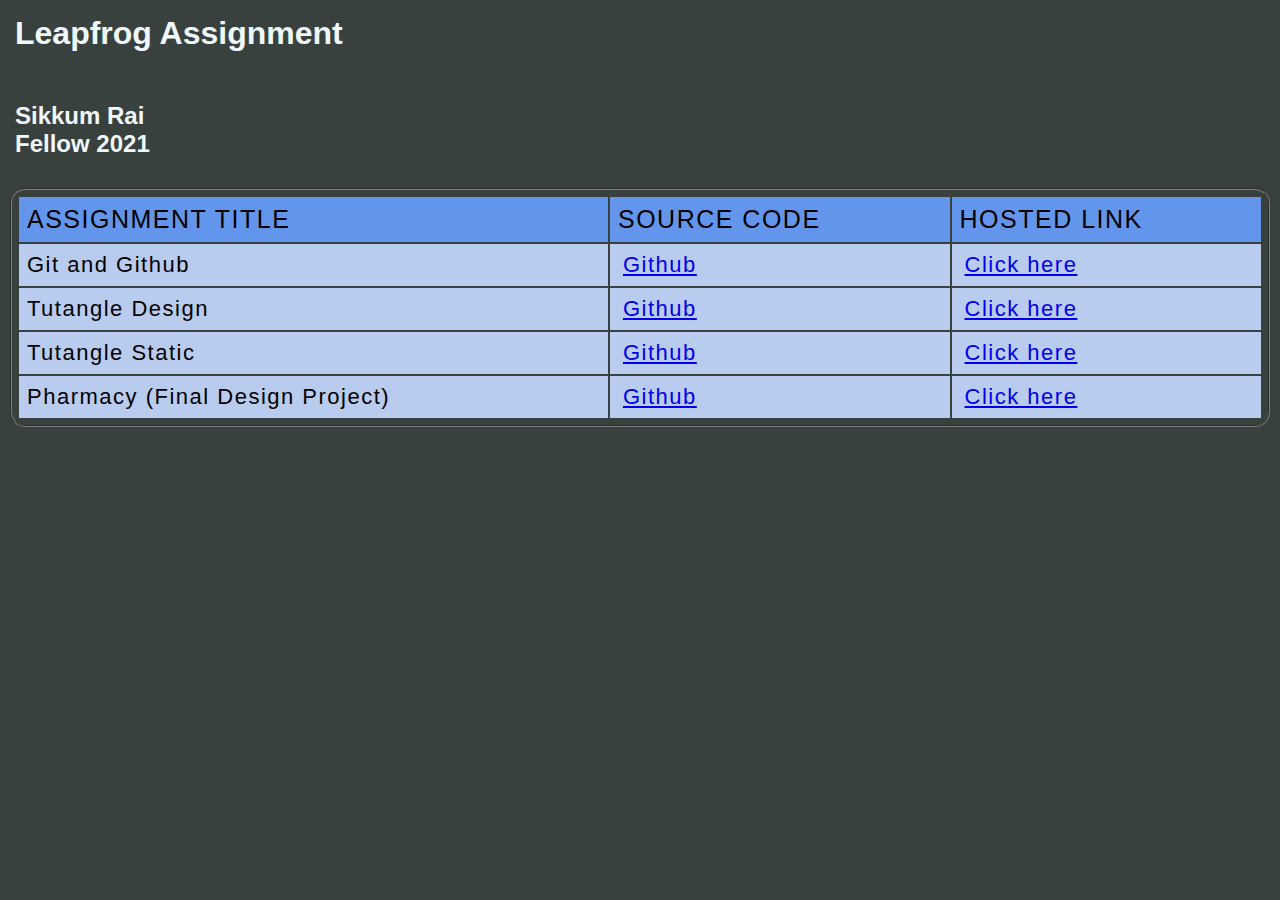
<file: index.html>
<!DOCTYPE html>
<html lang="en">
<head>
    <meta charset="UTF-8">
    <meta http-equiv="X-UA-Compatible" content="IE=edge">
    <meta name="viewport" content="width=device-width, initial-scale=1.0">
    <link rel="stylesheet" href="table.css">
    <title>Assignment Table</title>
</head>
<body>
    <h1> Leapfrog Assignment</h1>
    <h2>
        Sikkum Rai<br>
        Fellow 2021
    </h2>

    <table class="tableStyle">
        <thead>
            <tr>
                <td>ASSIGNMENT TITLE </td>
                <td>SOURCE CODE </td>
                <td>HOSTED LINK</td>
            
            </tr>
            
        </thead>
        <tbody>
            <tr>
                <td> Git and Github</td>
                <td><a href="https://github.com/sikkumrai/Git-assignment-Leapfrog" target="_blank"> Github</a></td>
                <td><a href="https://sikkumrai.github.io/Git-assignment-Leapfrog/"target="_blank"> Click here</a></td>
            </tr>
        </tbody>
        <tbody>
            <tr>
                <td> Tutangle Design</td>
                <td><a href="https://github.com/sikkumrai/sikkumrai.leapfrog.assignment/tree/main/lofiDesign" target="_blank"> Github</a></td>
                <td><a href="https://github.com/sikkumrai/sikkumrai.leapfrog.assignment/blob/main/lofiDesign/Lofi%20Tutangle.png"target="_blank"> Click here</a></td>
            </tr>
        </tbody>
        <tbody>
            <tr>
                <td> Tutangle Static</td>
                <td><a href="https://github.com/sikkumrai/sikkumrai.leapfrog.assignment/tree/main/staticTutangle" target="_blank"> Github</a></td>
                <td><a href="https://sikkumrai.github.io/sikkumrai.leapfrog.assignment/staticTutangle/"target="_blank"> Click here</a></td>
            </tr>
        </tbody>
        <tbody>
            <tr>
                <td> Pharmacy (Final Design Project)</td>
                <td><a href="https://github.com/shreya-codes/PharmacyLandingPage.git" target="_blank"> Github</a></td>
                <td><a href="https://shreya-codes.github.io/PharmacyLandingPage/"target="_blank"> Click here</a></td>
            </tr>
        </tbody>
    </table>
    
</body>
</html>
</file>
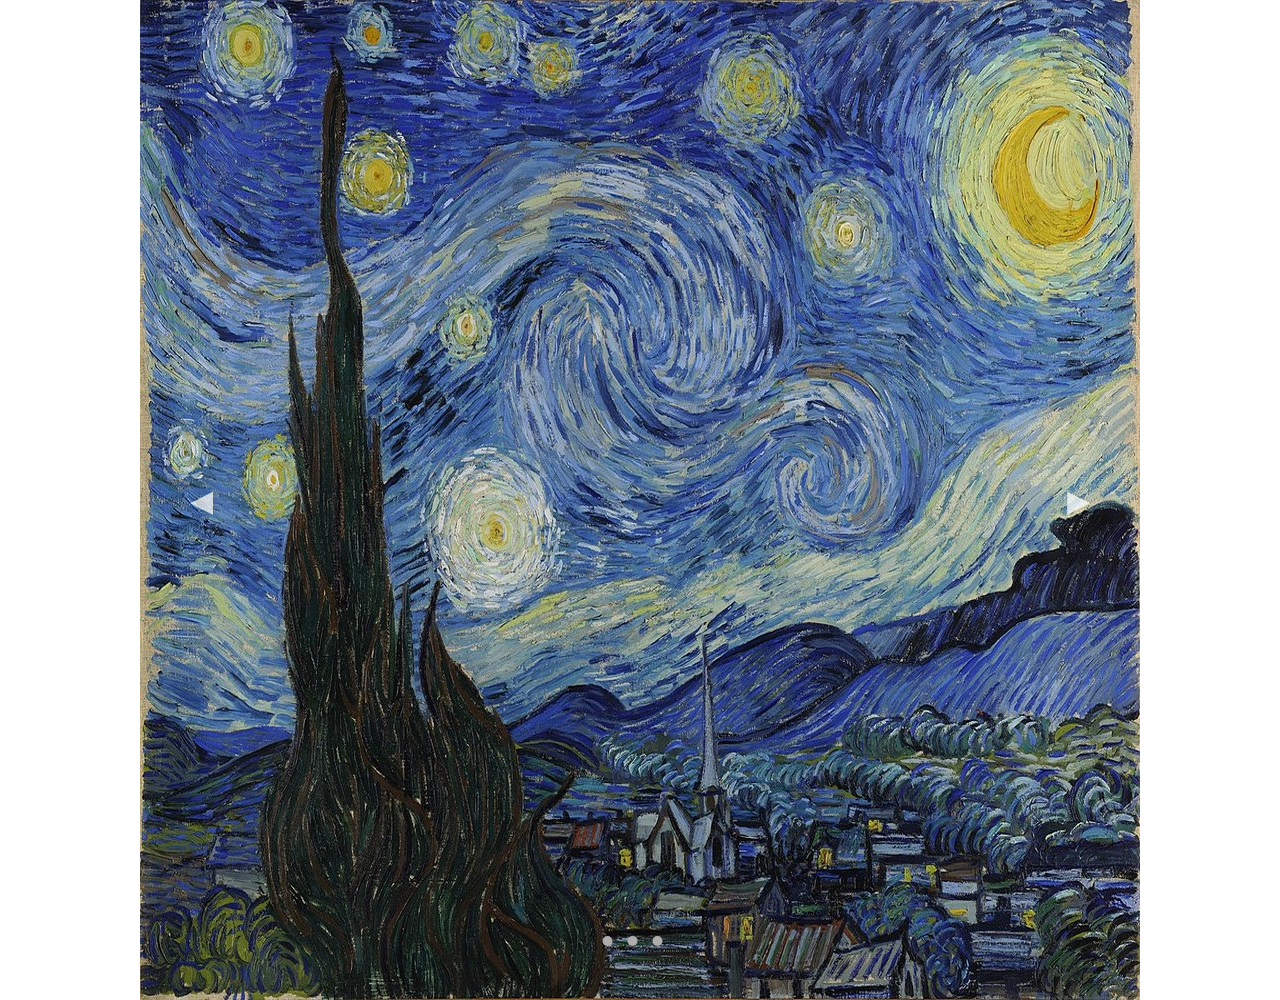
<file: carousel/index.html>
<!DOCTYPE html>
<html>
  <head>
    <meta charset="8-UTF" />
    <meta name="viewport" content="width=device-width, initial-scale=1.0" />
    <link rel="stylesheet" href="index.css">
  </head>
  <body>
    <div class="carousel-container" id="container1">
      <div class="carousel-wrapper">
        <img src="img/1.jpg" alt="" />
        <img src="img/2.jpg" alt="" />
        <img src="img/4.jpg" alt="" />
        
      </div>
    </div>
    <script src="./index.js"></script>
  </body>
</html>
</file>
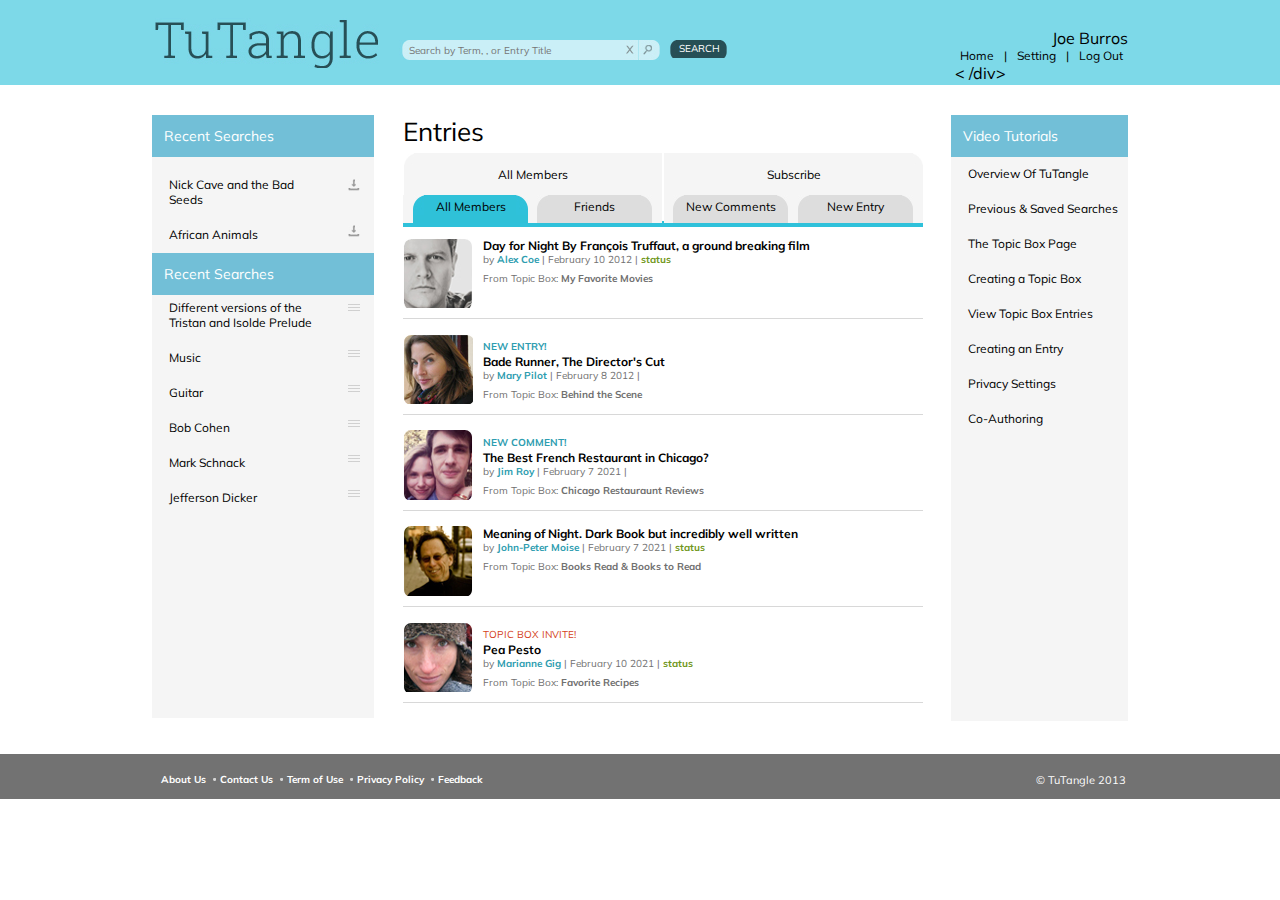
<file: staticTutangle/index.html>
<!DOCTYPE html>
<html lang="en">
<head>
    <meta charset="UTF-8">
    <meta http-equiv="X-UA-Compatible" content="IE=edge">
    <meta name="viewport" content="width=device-width, initial-scale=1.0">
    <title>TUtangle Sikkum</title>
    <link rel='stylesheet' href="css/layout.css">
    <link rel='stylesheet' href='css/reset.css'>
    <link rel='stylesheet' href="css/style.css">
    <link href='https://fonts.googleapis.com/css?family=Mulish' rel='stylesheet'>
</head>
<body>
    <div class="header">
        <div class='header_top'>
            <div class='header_top_start'>
                <div class='logo'>
                </div>
                <div class='search clearfix'>                
                    <div class='search_enter_left'>                        
                        <a><input type='text' placeholder="Search by Term, , or Entry Title">                            
                            <span class='search_enter_features'>
                                <img src="./img/SearchX.png"><img src="./img/rightSearch.png">                                    
                            </span> 
                        </a>                                            
                    </div>
                    
                    <div class='search_button'>
                        <div class='search_button_left'> 
                            <div class='search_button_right'>
                                <a><button > SEARCH</button>
                            </div>                           
                       </div>                        
                    </div>

                </div>

                <div class = "user">
                    <div class = "user_name"><p>Joe burros</p></div>
                    <div class = "user_features">  <ul>
                        <li><p title="Home" href="#">Home</p></li>
                        <li>|</li>
                        <li><p title="Setting" href="#">Setting</p></li>
                        <li>|</li>
                        <li><p title="Logout" href="#">Log Out</p></li>
                    </ul><
                      /div>                     
                </div>
            </div>         
        
            
        </div>
        <div class = "header_nav">          
            <div class = "header_nav_start">
                <div class = "header_nav_features">
                    <ul>
                    <li class ="new_entry"><p title="" href="">Create New Entry</p></li>
                    <li class ="topic"><p title="" href="">My Topic Boxes</p></li> 
                    <li class ="friends"><p title="" href="">Friends</p></li>
                    <li class ="invite"><p title="" href="">Invite New Member</p></li> 
                    </ul>
                </div>

                <div class="header_nav_notif" >
                    <ul>
                      <li class="topic_box"><p title="" href="">Topic Boxes Invite- <span>2 </span> </p></li>
                      <li class="friend_req"><p title="" href="">Friend Request- <span>0</span></p></li>
                    </ul>
                </div>
                
            </div>  
        </div>    
          
    </div>
    <div class ="body">
        <div class = "body_start">
            <div class = "body_left_side">
                <div class = "activity_contents">
                    <div class ="recent_searches">
                        <p>Recent Searches</p>
                    </div>
                    <div class="download_contents">
                      <ul>
                        <li >
                          <a title="" href="#"><span>Nick Cave and the Bad Seeds</span>
                          <img src="./img/iconDownload.png" alt="download"></a>
                        </li>
                        <li>
                          <a title="" href="#"><span>African Animals</span>
                          <img src="./img/iconDownload.png" alt="download"></a>
                      </li>
                      </ul>

                    </div>
                    <div class ="recent_searches">
                      <p>Recent Searches</p>
                    </div>
                    <div class="history_contents" >
                    <ul>
                      <li>
                        <a title="" href="#"><span>Different versions of the Tristan and Isolde Prelude</span>
                        <img src="./img/dashMore.png" alt="download"></a>
                      </li>
                      <li>
                        <a title="" href="#"><span> Music</span>
                        <img src="./img/dashMore.png" alt="download"></a>
                      </li>
                      <li>
                        <a title="" href="#"><span> Guitar</span>
                        <img src="./img/dashMore.png" alt="download"></a>
                      </li>
                      <li>
                        <a title="" href="#"><span> Bob Cohen</span>
                        <img src="./img/dashMore.png" alt="download"></a>
                      </li>
                      <li>
                        <a title="" href="#"><span> Mark Schnack</span>
                        <img src="./img/dashMore.png" alt="download"></a>
                      </li>
                      <li>
                        <a title="" href="#"><span> Jefferson Dicker</span>
                        <img src="./img/dashMore.png" alt="download"></a>
                      </li>

                    </ul>   
                    </div>              
                    
                </div>
            </div>
            <div class = "body_right_side">
                <div class = "right">
                    <div class = "video_tutorials">
                        <div class ="recent_searches">
                            <p>Video Tutorials</p>
                            
                        </div>
                        <div class = "history_contents">
                          <ul>
                            <li><a title="" href="#"> <span>Overview Of TuTangle</span> </a></li>
                            <li><a title="" href="#"><span>Previous & Saved Searches</span>  </a></li>
                            <li><a title="" href="#"> <span>The Topic Box Page</span>  </a></li>
                            <li><a title="" href="#"> <span>Creating a Topic Box</span>  </a></li>
                            <li><a title="" href="#"> <span>View Topic Box Entries</span>  </a></li>
                            <li><a title="" href="#"> <span>Creating an Entry</span> </a></li>
                            <li><a title="" href="#"> <span>Privacy Settings </span> </a></li>
                            <li><a title="" href="#"><span>Co-Authoring </span> </a></li>
                          </ul>
                        </div>

                    </div>

                </div>
                <div class = middle>
                    <div class = middle_title>
                      Entries
                    </div>
                    <div class = "home_border">
                        <div class= "home">
                            <div class ="home_allmembers">
                                <div class = "home_left_curve">
                                    <div class = "home_title">
                                      <a href="#">All Members</a>
                                    </div>
                                    <div class = "sub_menu_left">
                                        <div class= "icon_left_curve">
                                            <div class = "icon_right_curve">
                                              <a href="#">All Members</a>
                                            </div>
                                        </div>
                                    </div>
                                    <div class = "sub_menu_right">
                                        <div class = "icon_right_curve_grey">
                                            <div class = "icon_left_curve_grey">
                                              <a href="#">Friends</a>
                                            </div>
                                        </div>  
                                    </div>
                                </div>
                            </div>
                            <div class ="home_subscribers">
                                <div class = "home_right_curve">
                                    <div class = "home_title">
                                      <a href="#">Subscribe</a>
                                    </div>
                                    <div class = "sub_menu_right">
                                        <div class= "icon_right_curve_grey">
                                            <div class = "icon_left_curve_grey">
                                              <a href="#">New Entry</a>
                                            </div>
                                        </div>
                                    </div>
                                    <div class = "sub_menu_right">
                                        <div class = "icon_right_curve_grey">
                                            <div class = "icon_left_curve_grey">
                                              <a href="#">New Comments</a>
                                            </div>
                                        </div>  
                                    </div>
                                </div>
                            </div>

                    </div>
                    <div class="topics">
                        <ul>
                            <li>
                                <img alt="" src="./img/user1.png " style= "float:left;" />
                                <div class="topic">
                                  <div class="topics_type"><a></a></div>
                                  <div class="topics_title">
                                  <p >Day for Night By Fran&ccedil;ois Truffaut, a ground breaking film</p>
                                  </div>
                                  <div class="topic_details">
                                   by <span class="writer"><a>Alex Coe</a></span> |
                                    <span class="date">February 10 2012</span> |
                                    <span class="status"><a>status</a></span>
                                  </div>
                                  <div class="topic_boxes"> From Topic Box:
                                    <span class="writer">
                                        <a>My Favorite Movies</a>
                                    </span>
                                  </div>
                                </div>
                            <li>
                              <img alt="" src="./img/user2.png" style= "float:left;" />
                              <div class="topic">
                                <div class="topics_type"><a>NEW ENTRY!</a></div>
                                <div class="topics_title">
                                  Bade Runner, The Director's Cut
                                </div>
                                <div class="topic_details">
                                  by <span class="writer"><a>Mary Pilot</a></span> |
                                  <span class="date">February 8 2012</span> |
                                  <span class="status"><a></a></span>
                                </div>
                                <div class="topic_boxes">
                                  From Topic Box:
                                  <span class="writer"><a>Behind the Scene</a></span>
                                </div>
                              </div>
                            </li>
                            <li>
                              <img alt="" src="./img/user3.png" style= "float:left;"/>
                              <div class="topic">
                                <div class="topics_type"><a>NEW COMMENT!</a></div>
                                <div class="topics_title">
                                  The Best French Restaurant in Chicago?
                                </div>
                                <div class="topic_details">
                                  by <span class="writer"><a>Jim Roy</a></span> |
                                  <span class="date">February 7 2021</span> |
                                  <span class="status"><a></a></span>
                                </div>
                                <div class="topic_boxes">
                                  From Topic Box:
                                  <span class="writer"
                                    ><a>Chicago Restauraunt Reviews</a></span
                                  >
                                </div>
                              </div>
                            </li>
                            <li>
                              <img alt="" src="./img/user4.png" style="float: left;"/>
                              <div class="topic">
                                <div class="topics_type"><a></a></div>
                                <div class="topics_title">
                                  Meaning of Night. Dark Book but incredibly well written
                                </div>
                                <div class="topic_details">
                                  by
                                  <span class="writer"><a>John-Peter Moise</a></span> |
                                  <span class="date">February 7 2021</span> |
                                  <span class="status"><a>status</a></span>
                                </div>
                                <div class="topic_boxes">
                                  From Topic Box:
                                  <span class="writer"
                                    ><a>Books Read & Books to Read</a></span
                                  >
                                </div>
                              </div>
                            </li>
                            <li>
                              <img alt="" src="./img/user5.png" style= "float:left;"/>
                              <div class="topic">
                                    <div class="topic_alert">
                                    <a href="#">TOPIC BOX INVITE!</a>
                                    </div>
                                    <div class="topics_title">
                                    Pea Pesto
                                    </div>
                                    <div class="topic_details">
                                    by
                                    <span class="writer"><a>Marianne Gig</a></span> |
                                    <span class="date">February 10 2021</span> |
                                    <span class="status"><a>status</a></span>
                                    </div>
                                    <div class="topic_boxes">
                                    From Topic Box:
                                    <span class="writer">
                                        <a>Favorite Recipes</a></span>
                                    
                                    </div>
                                </div>    
                              
                            </li>
                          </ul>
                          
                    </div>
                </div>

            </div>
        </div>
    </div>
    </div>
 
<div class = "footer">        
        <div class = "footer_start">
            <div class="footer_list">
              <ul>
                <li><a title="" href="#">About Us</a></li>
                <li><a title="" href="#">Contact Us</a></li>
                <li><a title="" href="#">Term of Use</a></li>
                <li><a title="" href="#">Privacy Policy</a></li>
                <li><a title="" href="#">Feedback</a></li>
              </ul>
              </div>
              <div class="copyright">
                © TuTangle 2013</p>
              </div>
        </div>
      
</div>
      
</body>
</html>
</file>
<file: table.css>
*{
  margin: 0;
  padding: 5px;
  box-sizing: border-box;
  font-family: Verdana, Geneva, Tahoma, sans-serif;
  
}
body{
    background-color: rgb(57, 65, 62);
}
h1{
  font-family: Arial, Helvetica, sans-serif;
  color: aliceblue;
  letter-spacing: 0px;

}
h2{
  margin-top: 40px;
  font-family: Arial, Helvetica, sans-serif;
  color:aliceblue;

}
.tableStyle{
    border-width: 2px;
    border-style: groove;
    
    width: 100%;
    height: 70px;
    
    border-radius: 15px;
    margin: 25px auto;
}

.tableStyle thead tr td {
  font-size: 25px;
  letter-spacing: 1.5px;
  background-color: cornflowerblue;
  
  padding: 8px;
}
.tableStyle tbody tr td {
  font-size:22px;
  letter-spacing: 1.5px;
  background-color: rgb(185, 203, 238);
  padding: 8px;
}
</file>
<file: carousel/index.css>
*{
    margin: 0px;
    padding: 0px;
    box-sizing: border-box;
}
#container1{
    width: 1000px;
    height: 1000px;
    overflow: hidden;
    margin: 0px auto;
    position: relative;

}
</file>
<file: staticTutangle/css/layout.css>
.header_top{
    height: 85px;
    width:100%;
    background-color: #7DD9E8;
    overflow: hidden;
}
.header_top_start{
    height:85px;
    width: 61em;
    overflow: hidden;
    margin:0 auto;
}
.header_nav{
    height: 41px;
    width:100%;
    background-color: #F5F5F5;
    overflow: hidden;
}
.header_nav_start{
    height:41px;
    width: 61em;
    overflow: hidden;
    margin:0 auto;
}
.body{
    height: 669px;
    width:100%;
    background-color: white;
    overflow: hidden;
}
.body_start{
    height: 669px;
    width: 61em;    
    overflow: hidden;
    margin:0 auto;
}
.body_left_side{
    float: left;
    margin-bottom: 32px;
    margin-top: 30px;
    margin-right: 29px;
}
.body_right_side{
    float: right;
    margin-top: 30px;
}



/*footer*/
.copyright{
    float: right;
    color: #fff;
    padding: 19px 2px;
    font-size: 11px;
}
.footer_list{
    float: left;
    color: #ffffff;
    padding: 19px 2px;

}
.footer{
    width: 100%;
    background-color:#727272;
}
.footer_start{
    height: 45px;
    width: 61em;    
    overflow: hidden;
    margin:0 auto;
    
}
</file>
<file: staticTutangle/css/style.css>
ul li a {
    text-decoration: none;
}
ul {
    list-style-type: disc;
}
.clearfix {
    overflow: auto
}    


.logo{
    background-image: url(../img/logo.png);
    background-repeat: no-repeat;
    float: left;
    width: 237px;
    height: 50px;
    margin-top: 18px;
     margin-right:10px;
}
.search{      
    float: left;
    display: block;
    margin-top: 40px;
    overflow: hidden;
    height: 20px;
}   
.search a{
    display:block;
}
.search_enter_left{   
    background-image: url(../img/leftSearch.png);
    background-position: left;
    background-repeat: no-repeat;
    height:20px ;
    background-color: #caeff7;
    float:left;    
}

input{
    border-width: 0;
    padding-left: 10px;
    float:left;   
    width: 214px;
    background: transparent;
    font-size: 10px;
    color:grey;       
    height: 20px;
}   
.search_button{
    float:left;
    display:block;   
    margin-left: 10px;
    border:0px;
    width:57px;
    background-color: #264f55;  
    height:18px;      
         
}
.search_button_left{
    background-image:url(../img/search_button_left.png);
    background-position: top left;
    background-repeat: no-repeat;
}
.search_button_right{
    background-image:url(../img/search-button_right.png);
    background-position: top right;
    background-repeat: no-repeat;
    font-size: 9pt;
    height:18px
}
.search_button_right button {
    background:transparent;
    border:0px;
    padding-left: 9px;
    font-size: 10px;
    color: white;

}
.user{
    float: right;
    margin-top: 28px;
    
}
.user_name{
    text-align: right;
    text-transform: capitalize;
    font-size:16px;
}
.user_features ul {
    line-height: 15px;
    list-style-type: none;
}
.user_features ul li{
    float: left;
    width: auto;
    padding: 0 5px;
    font-size: 12px;
}


.header_nav_features ul li{
    float:left;
    margin-top: 16px;
    margin-bottom: 15px;
    list-style-type:none;
    margin-right: 20px;
    font-size: 14px;
    
}

.header_nav_notif{
    float: right;
    margin-top: 13px;
    font-size: 14px; 
    margin-bottom: 10px;
    width: 304px;

}

.header_nav_notif ul li {
    list-style-type: none;
    display: inline-block;
    margin-left:5px;
}

.header_nav_notif ul li:first-child{
   
    background-image: url(../img/topicBoxes.png);
    background-repeat: no-repeat;
    display: inline-block;
    padding-left: 16px;
    margin-left: 10px;
    
}
.header_nav_notif ul li:last-child{
    background-image: url(../img/friendReq.png)  ;
    background-repeat: no-repeat;
    display: inline-block;
    color: grey;
    padding-left: 17px;
    
    
}


.activity_contents{
    height: 603px;
    background-color:#f5f5f5 ;
}
.recent_searches{
    background-color: #72bfd7;
    color: white;
    line-height: 42px;
    padding: 0 12px;
    font-size: 14px;
    
}
.download_contents,.history_contents{
    width: 198px;
    background-color: #f5f5f5;
    float: left;
    padding: 0 12px;
       
}
.download_contents  ul li {
    list-style-type: none;
}
.download_contents  ul li a span{
    padding-right: 18px;
    width:80%;
    display: inline-block;
    font-size: 16px;
    color: #000;
    width: 80%;
    font-size: 12px;

}
.download_contents ul li a {
    display: block;
    text-decoration: none;
    padding-top: 5px;
    padding-bottom: 10px;
    padding-left: 5px;
}
.download_contents ul li a:hover {
    background-color: #ffffff;
}
.download_contents ul li a img{
    float:right;
    padding: 2px;
}   

.history_contents  ul li {
    list-style-type: none;
}
.history_contents ul li a span{
    padding-right: 18px;
    width:80%;
    display: inline-block;
    font-size: 12px;
    color: #000;
    width: 80%;
    font-size: 12px;

}
.history_contents ul li a {
    display: block;
    text-decoration: none;
    padding-top: 5px;
    padding-bottom: 10px;
    padding-left: 5px;
}
.history_contents ul li a:hover {
    background-color: #ffffff;
}
.history_contents ul li a img{
    float:right;
    padding: 2px;
}
.right{
    background-color: thistle;
    float: right;
    width: 177px;
    height: 606px;
    margin-left: 28px;
}
.video_tutorials{
    background-color: #f5f5f5;
    height: 606px;
}


.middle {
    float: right;
    width: 520px;
    height: 100%;
  }
.middle_title{
    font-size: 26px;
    padding-bottom: 5px;
}
.home{
    height: 68px;
    text-align: center;
}

.home_allmembers{
    width: 259px;
    float:left;
    background-color: #f5f5f5;
    margin-right: 2px;
}
.home_title{
    padding: 12px 0;
    font-size: 14px;
    
}

.sub_menu_left{
    height:28px;
    float:left;
    width: 115px;
    margin-left:10px ;
    margin-right: 5px;
    background-color:#2fc1d8 ;
}

.sub_menu_right{
    height:28px;
    float:right;
    width: 115px;
    margin-right: 10px;
    background-color:#dddddd ;
}
.sub_menu_right:hover{
    
    background-color:#2fc1d8;
    

}
.home_subscribers{
    width: 259px;
    float:right;
    background-color:  #f5f5f5;
}
.home_border{
    border-bottom: 6px solid #2fc1da;
}
.home_left_curve{
    background-image:url(../img/leftEntriesCurve.png);
    background-position: top left;
    background-repeat: no-repeat;

}
.home_left_curve a{
    font-size: 9pt;
    
    display:inline-block;
    text-decoration: none;
    color:#000000;
}
.home_right_curve a{
    font-size: 9pt;
    
    display:inline-block;
    text-decoration: none;
    color:#000000;
}
.home_right_curve{
    background-image:url(../img/rightEntriesCurve.png);
    background-position: top right;
    background-repeat: no-repeat;

}
.icon_left_curve{
    background-image:url(../img/memberCurveL.png);
    background-position: top left;
    background-repeat: no-repeat;

}
.icon_right_curve{
    background-image:url(../img/memberCurveR.png);
    background-position: top right;
    background-repeat: no-repeat;
}
.icon_right_curve_grey{
    background-image:url(../img/submenu_inactiveCurveR.png);
    background-position: top right;
    background-repeat: no-repeat;
}
.icon_left_curve_grey{
    background-image:url(../img/submenu_inactiveCurveL.png);
    background-position: top left;
    background-repeat: no-repeat;

}
.icon_left_curve_grey:hover{
    background-image:url(../img/memberCurveL.png);
    
}

.icon_right_curve_grey:hover{
    background-image:url(../img/memberCurveR.png);
    
}

.topics ul li {
    padding-top: 15px;
    border-bottom: #d8d8d8 solid 1px;
    height: 100%;
    width: 100%;
    list-style-type: none;
    overflow: hidden;
    float: left;
    padding-bottom: 10px;
}


.topic div a:hover{
    color: #8ee4f3
}
.topics_type  a {
    color: #2e9db0;
    font-size: 10px;
    font-weight: bold;
  }
.topic{
    float:left;
    padding: 0 10px;
    overflow: hidden;
    height:100%
}
.topic_boxes {
    font-size: 10px;
    color: #707070;
    padding-top: 6px;
    float: left;
}
.topic_details{
    font-size: 10px;
    color: #707070;
}


.topics_title{
    padding-right: 6px;
    font-weight: bold;
    font-size: 12px;
    

} 

.topic_alert  a {
    color: #d53f1c; 
    font-size: 10px; 
}

.topic_details span{
    display: inline-block;
}
.writer a {
    color: #2e9db0;
    font-weight: bold;
  }
.status a {
    color: #709720;
    font-weight: bold;
}
.topic_content ul li img{
    
    float: left;
}
.topic_boxes a {
    color: #707070;
}
.topic_boxes span {
    display: inline-block;
}

/*footer*/


.footer_list ul  {
    list-style-type: none;
    margin: 0px;
    padding: 0px;
    font-size: 10px;
}
.footer_list ul li {
    background: url(../img/dot.png) no-repeat;
    background-position: 0;
    width: auto;
    font-weight: bold;
    float: left;
    padding: 0px 7px;
}
.footer_list ul li:first-child {
    background: none;
}
.footer_list ul li a {
    text-decoration: none;
    color:#fff;
  }
</file>
